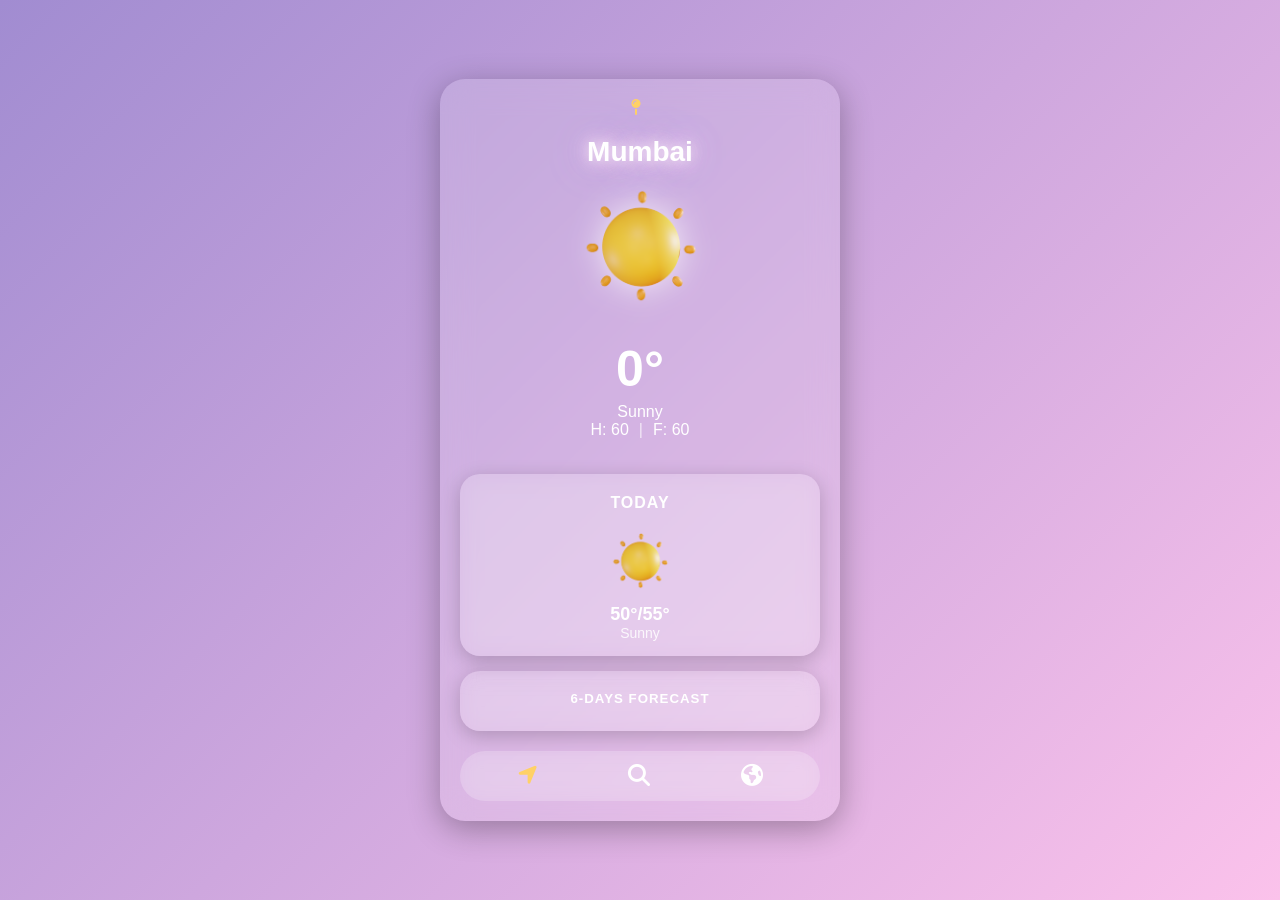
<file: index.html>
<!DOCTYPE html>
<html lang="en">
<head>
  <meta charset="UTF-8" />
  <meta name="viewport" content="width=device-width, initial-scale=1.0" />
  <!-- links -->
  <link rel="icon" type="png" href="img/icon.png" />
  <link
          rel="stylesheet"
          href="https://cdnjs.cloudflare.com/ajax/libs/font-awesome/6.4.0/css/all.min.css"
  />
  <link rel="stylesheet" href="css/style.css" />
  <!-- Title -->
  <title>Weather App</title>
</head>

<body>
<!-- Main App Container -->
<div id="screen" class="app-container">

  <!-- City / Header -->
  <div class="city-name header-glow">
    <i class="fa-solid fa-map-pin"></i>
    <h1 id="city-name">Mumbai</h1>
  </div>

  <!-- Weather Icon -->
  <div class="weather-icon-css">
    <img class="weather-icon" src="img/sun.png" alt="Weather Icon" />
  </div>

  <!-- Weather Details -->
  <div class="weather-description glass-card">
    <div class="show-metric" id="metric">0°</div>
    <div class="weather-details">
      <div class="weather-main" id="weather-main">Sunny</div>
      <div class="h-f">
        <div class="show-humidity">H: <span id="humidity">60</span></div>
        <span class="divider">|</span>
        <div class="show-humidity">F: <span id="feels-like">60</span></div>
      </div>
    </div>
  </div>

  <!-- Forecast Section -->
  <div class="forcasts-box">

    <!-- Today Forecast -->
    <div class="today-forecast fancy-card">
      <h4>TODAY</h4>
      <div class="weather-icon-today">
        <img class="weather-icons" src="img/sun.png" alt="Today Icon" />
      </div>
      <div class="temp-today">
        <span id="temp-min-today">50°</span>/<span id="temp-max-today">55°</span>
      </div>
      <div class="weather-main-today" id="weather-main">Sunny</div>
    </div>

    <!-- 6-Day Forecast -->
    <div class="future-forecast fancy-card">
      <h5>6-DAYS FORECAST</h5>
      <div id="future-forecast-box"></div>
    </div>
  </div>

  <!-- Navigation -->
  <nav class="bottom-nav">
    <ul>
      <li>
        <a class="active" href="index.html">
          <i class="fa-solid fa-location-arrow"></i>
        </a>
      </li>
      <li>
        <a href="search.html">
          <i class="fa-solid fa-magnifying-glass"></i>
        </a>
      </li>
      <li>
        <a href="world.html">
          <i class="fa-solid fa-earth-americas"></i>
        </a>
      </li>
    </ul>
  </nav>
</div>

<!-- Script -->
<script src="js/main.js"></script>
</body>
</html>
</file>
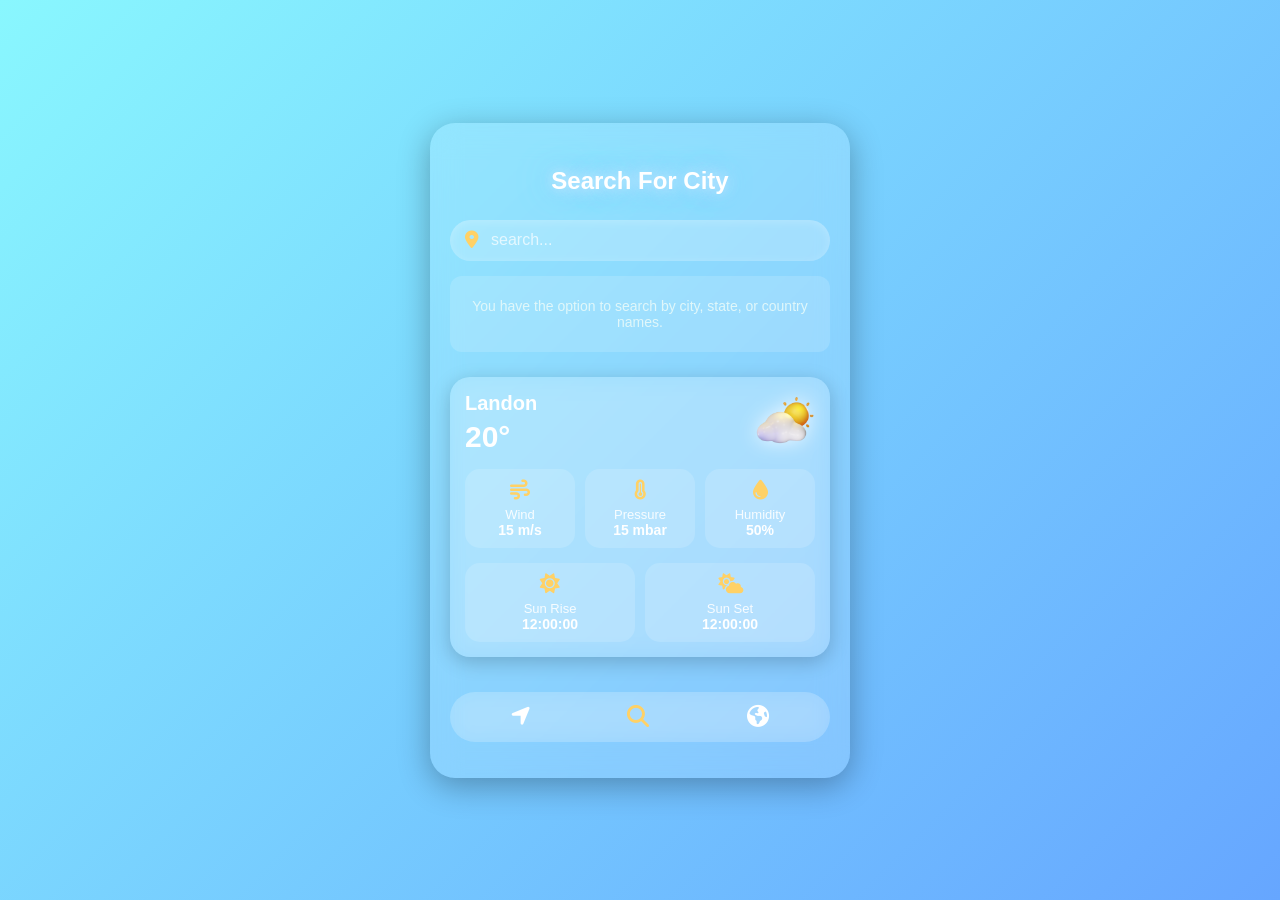
<file: search.html>
<!DOCTYPE html>
<html lang="en">

<head>
  <meta charset="UTF-8">
  <meta name="viewport" content="width=device-width, initial-scale=1.0">
  <!-- links -->
  <link rel="icon" type="png" href="img/icon.png" />
  <link rel="stylesheet" href="https://cdnjs.cloudflare.com/ajax/libs/font-awesome/6.4.0/css/all.min.css" />
  <link rel="stylesheet" href="css/search.css" />
  <!-- Title -->
  <title>Document</title>
</head>

<body>
  <div id="screen">
    <!-- main section -->
    <h3>Search For City</h3>
    <!-- search -->
    <div class="search">
      <div class="search-icon"><i class="fa-solid fa-location-dot"></i></div>
      <input class="searchinput" type="text" placeholder="search...">
    </div>
    <!-- message -->
    <div class="message">
      <p>You have the option to search by city, state, or country names.</p>
    </div>
    <!-- error message -->
    <div class="error-message">
      <p>One of the specified locations (city, state, or country) was not found. Please try again</p>
    </div>
    <!-- weather -->
    <div class="return">
      <div class="box">
        <div class="weather-box">
          <div class="name">
            <div class="city-name">Landon</div>
            <div class="weather-temp">20°</div>
          </div>
          <div class="weather-icon"><img class="weather-img" src="img/haze.png" alt=""></div>
        </div>
        <!-- 1 -->
        <div class="weather-desc">
          <div class="desc-box">
            <div class="desc-icon"><i class="fa-solid fa-wind"></i></div>
            <div class="desc-name">Wind</div>
            <div class="desc-info wind">15 m/s</div>
          </div>

          <div class="desc-box">
            <div class="desc-icon"><i class="fa-solid fa-temperature-full"></i></div>
            <div class="desc-name">Pressure</div>
            <div class="desc-info pressure">15 mbar</div>
          </div>

          <div class="desc-box">
            <div class="desc-icon"><i class="fa-solid fa-droplet"></i></div>
            <div class="desc-name">Humidity</div>
            <div class="desc-info humidity">50%</div>
          </div>
        </div>
        <!-- 2 -->
        <div class="weather-desc">
          <div class="desc-box">
            <div class="desc-icon"><i class="fa-solid fa-sun"></i></div>
            <div class="desc-name">Sun Rise</div>
            <div class="desc-info sunrise">12:00:00</div>
          </div>

          <div class="desc-box">
            <div class="desc-icon"><i class="fa-solid fa-cloud-sun"></i></div>
            <div class="desc-name">Sun Set</div>
            <div class="desc-info sunset">12:00:00</div>
          </div>

        </div>
      </div>
    </div>
    <!-- nav section -->
    <nav>
      <ul>
        <li><a href="index.html"><i class="fa-solid fa-location-arrow"></i></a></li>
        <li><a class="active" href="search.html"><i class="fa-solid fa-magnifying-glass"></i></a></li>
        <li><a href="world.html"><i class="fa-solid fa-earth-americas"></i></a></li>
      </ul>
    </nav>
  </div>
  <!-- main.js -->
  <script src="js/search.js"></script>
</body>

</html>
</file>
<file: css/style.css>
/* ------------------------------
   General Body & App Layout
------------------------------ */
body {
  margin: 0;
  padding: 0;
  font-family: "Poppins", sans-serif;
  color: #fff;
  min-height: 100vh;
  display: flex;
  justify-content: center;
  align-items: center;

  /* Fairytale gradient background */
  background: linear-gradient(135deg, #a18cd1 0%, #fbc2eb 100%);
  background-attachment: fixed;
}

.app-container {
  width: 360px;
  max-width: 95%;
  padding: 20px;
  border-radius: 25px;

  /* Glassmorphism effect */
  background: rgba(255, 255, 255, 0.15);
  backdrop-filter: blur(15px);
  -webkit-backdrop-filter: blur(15px);
  box-shadow: 0 8px 32px rgba(0, 0, 0, 0.3);
}

/* ------------------------------
   Header / City Name
------------------------------ */
.city-name {
  text-align: center;
  margin-bottom: 15px;
}

.city-name i {
  color: #ffd166;
  margin-right: 8px;
}

.city-name h1 {
  font-size: 28px;
  font-weight: 600;
  text-shadow: 0 0 15px rgba(255, 255, 255, 0.9),
               0 0 25px #fbc2eb,
               0 0 45px #a18cd1;
}

/* ------------------------------
   Weather Icon
------------------------------ */
.weather-icon-css {
  display: flex;
  justify-content: center;
  margin: 20px 0;
}

.weather-icon {
  width: 120px;
  height: auto;
  filter: drop-shadow(0 0 15px rgba(255, 255, 255, 0.7));
}

/* ------------------------------
   Weather Details
------------------------------ */
.weather-description {
  text-align: center;
  padding: 15px;
  margin-bottom: 20px;
}

.show-metric {
  font-size: 50px;
  font-weight: bold;
  margin-bottom: 5px;
}

.weather-details {
  font-size: 16px;
}

.h-f {
  display: flex;
  justify-content: center;
  gap: 10px;
}

.divider {
  color: #fff;
  opacity: 0.7;
}

/* ------------------------------
   Forecast Boxes
------------------------------ */
.forcasts-box {
  display: flex;
  flex-direction: column;
  gap: 15px;
}

.fancy-card {
  background: rgba(255, 255, 255, 0.15);
  border-radius: 20px;
  padding: 15px;
  text-align: center;
  box-shadow: 0 5px 20px rgba(0, 0, 0, 0.2);
  backdrop-filter: blur(12px);
  -webkit-backdrop-filter: blur(12px);
}

.today-forecast h4,
.future-forecast h5 {
  margin: 5px 0 10px;
  font-weight: 600;
  text-transform: uppercase;
  letter-spacing: 1px;
}

.weather-icon-today img,
.weather-icons {
  width: 60px;
  margin: 10px 0;
}

.temp-today {
  font-size: 18px;
  font-weight: bold;
}

.weather-main-today {
  font-size: 14px;
  opacity: 0.85;
}

/* ------------------------------
   Navigation Bar
------------------------------ */
.bottom-nav {
  margin-top: 20px;
}

.bottom-nav ul {
  display: flex;
  justify-content: space-around;
  background: rgba(255, 255, 255, 0.15);
  border-radius: 30px;
  padding: 12px;
  list-style: none;
  margin: 0;
  backdrop-filter: blur(12px);
}

.bottom-nav li {
  list-style: none;
}

.bottom-nav a {
  color: #fff;
  font-size: 22px;
  transition: all 0.3s ease;
}

.bottom-nav a.active,
.bottom-nav a:hover {
  color: #ffd166;
  transform: scale(1.2);
}
</file>
<file: css/search.css>
/* ------------------------------
   Base & Layout
------------------------------ */
body {
  margin: 0;
  padding: 0;
  font-family: "Poppins", sans-serif;
  color: #fff;
  min-height: 100vh;
  display: flex;
  justify-content: center;
  align-items: center;

  /* Fairytale gradient background */
  background: linear-gradient(135deg, #89f7fe 0%, #66a6ff 100%);
  background-attachment: fixed;
}

#screen {
  width: 380px;
  max-width: 95%;
  padding: 20px;
  border-radius: 25px;

  /* Glassmorphism effect */
  background: rgba(255, 255, 255, 0.15);
  backdrop-filter: blur(15px);
  -webkit-backdrop-filter: blur(15px);
  box-shadow: 0 8px 32px rgba(0, 0, 0, 0.3);

  display: flex;
  flex-direction: column;
  gap: 15px;
}

/* ------------------------------
   Header
------------------------------ */
h3 {
  text-align: center;
  font-size: 24px;
  font-weight: 600;
  margin-bottom: 10px;
  text-shadow: 0 0 15px rgba(255, 255, 255, 0.9),
               0 0 25px #66a6ff,
               0 0 45px #89f7fe;
}

/* ------------------------------
   Search Bar
------------------------------ */
.search {
  display: flex;
  align-items: center;
  gap: 10px;
  background: rgba(255, 255, 255, 0.2);
  border-radius: 50px;
  padding: 10px 15px;
  box-shadow: inset 0 2px 10px rgba(255, 255, 255, 0.2);
}

.search-icon {
  color: #ffd166;
  font-size: 18px;
}

.searchinput {
  flex: 1;
  border: none;
  outline: none;
  background: transparent;
  color: #fff;
  font-size: 16px;
}

.searchinput::placeholder {
  color: rgba(255, 255, 255, 0.7);
}

/* ------------------------------
   Messages
------------------------------ */
.message,
.error-message {
  font-size: 14px;
  padding: 8px 12px;
  border-radius: 12px;
  text-align: center;
}

.message {
  background: rgba(255, 255, 255, 0.15);
  color: #e0f7fa;
}

.error-message {
  background: rgba(255, 99, 132, 0.2);
  color: #ff6b81;
  display: none; /* hidden by default */
}

/* ------------------------------
   Weather Result
------------------------------ */
.return {
  margin-top: 10px;
}

.box {
  background: rgba(255, 255, 255, 0.15);
  border-radius: 20px;
  padding: 15px;
  backdrop-filter: blur(12px);
  -webkit-backdrop-filter: blur(12px);
  box-shadow: 0 5px 20px rgba(0, 0, 0, 0.2);
}

.weather-box {
  display: flex;
  justify-content: space-between;
  align-items: center;
}

.name {
  display: flex;
  flex-direction: column;
  gap: 5px;
}

.city-name {
  font-size: 20px;
  font-weight: 600;
}

.weather-temp {
  font-size: 30px;
  font-weight: bold;
}

.weather-icon img {
  width: 60px;
  filter: drop-shadow(0 0 10px rgba(255, 255, 255, 0.8));
}

/* ------------------------------
   Weather Description Rows
------------------------------ */
.weather-desc {
  display: flex;
  justify-content: space-around;
  margin-top: 15px;
  gap: 10px;
}

.desc-box {
  flex: 1;
  text-align: center;
  padding: 10px;
  border-radius: 15px;
  background: rgba(255, 255, 255, 0.15);
  transition: transform 0.3s ease;
}

.desc-box:hover {
  transform: translateY(-5px);
}

.desc-icon {
  font-size: 20px;
  margin-bottom: 5px;
  color: #ffd166;
}

.desc-name {
  font-size: 13px;
  opacity: 0.9;
}

.desc-info {
  font-size: 14px;
  font-weight: 600;
}

/* ------------------------------
   Bottom Navigation
------------------------------ */
nav ul {
  display: flex;
  justify-content: space-around;
  margin-top: 20px;
  padding: 12px;
  background: rgba(255, 255, 255, 0.15);
  border-radius: 30px;
  backdrop-filter: blur(12px);
  -webkit-backdrop-filter: blur(12px);
  list-style: none;
}

nav li {
  list-style: none;
}

nav a {
  color: #fff;
  font-size: 22px;
  transition: all 0.3s ease;
}

nav a.active,
nav a:hover {
  color: #ffd166;
  transform: scale(1.2);
}
</file>
